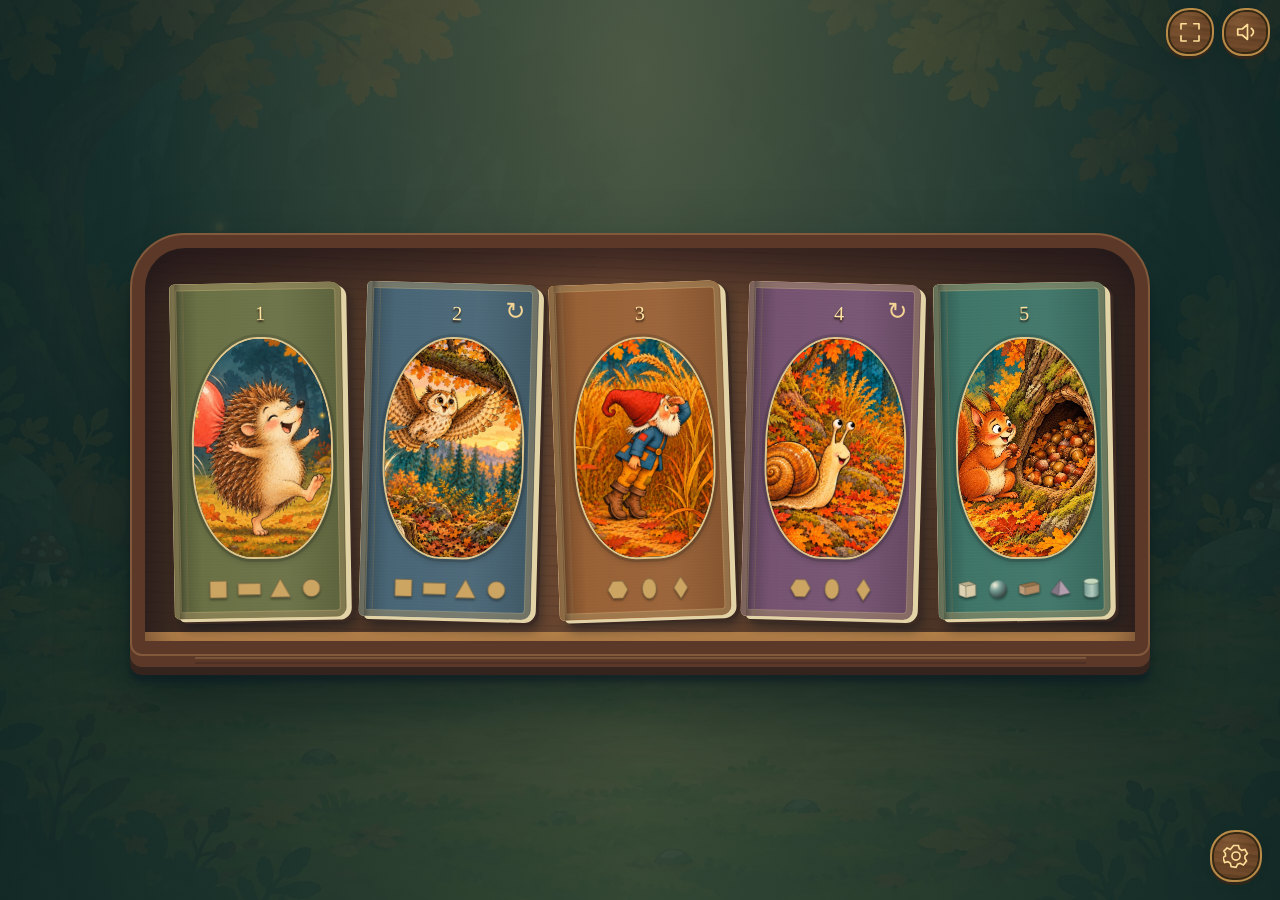
<file: index.html>
<!doctype html><html lang="nl"><head><meta charset="utf-8"><meta name="viewport" content="width=device-width,initial-scale=1,viewport-fit=cover"><meta name="apple-mobile-web-app-capable" content="yes"><meta name="apple-mobile-web-app-status-bar-style" content="black-translucent"><title>Vormenspel — Herfst in het heksenbos</title><link rel="stylesheet" href="vangen.css"><link rel="stylesheet" href="boekenplank.css?v=rustige-plank1"></head><body>
<header><span>Herfst in het heksenbos</span><div><button id="fullscreen" aria-label="Volledig scherm">⛶</button><button id="home" aria-label="Naar de boekenplank">⌂</button><button id="audio" aria-label="Geluid uitzetten">🔊</button><button id="pause" aria-label="Pauze">Ⅱ</button></div></header>
<main class="story-ready" id="field" tabindex="0" aria-label="Beweeg de heks met je muis, vinger of pijltjestoetsen"><div class="shade"></div><div id="air" aria-hidden="true"><i class="speed-line" style="--row:12%;--delay:0s;--duration:1.3s"></i><i class="speed-line" style="--row:22%;--delay:-0.43s;--duration:1.7000000000000002s"></i><i class="speed-line" style="--row:32%;--delay:-0.86s;--duration:2.1s"></i><i class="speed-line" style="--row:42%;--delay:-1.29s;--duration:1.3s"></i><i class="speed-line" style="--row:52%;--delay:-1.72s;--duration:1.7000000000000002s"></i><i class="speed-line" style="--row:62%;--delay:-2.15s;--duration:2.1s"></i><i class="speed-line" style="--row:72%;--delay:-2.58s;--duration:1.3s"></i><i class="speed-line" style="--row:82%;--delay:-3.01s;--duration:1.7000000000000002s"></i><i class="speed-line" style="--row:92%;--delay:-3.44s;--duration:2.1s"></i><div class="cloud cloud-one"></div><div class="cloud cloud-two"></div></div>
<div class="hud"><h1 id="question">Herfst in het heksenbos</h1><button id="repeat" aria-label="Herhaal de vraag">♫</button></div><div id="drops"></div>
<p id="feedback" aria-live="polite"></p>
<div id="falling"></div><div id="caught"></div><canvas id="pot-front" aria-hidden="true"></canvas><div id="catcher"><div class="body"></div><div class="leg left"></div><div class="leg right"></div></div>
<img id="flyer" src="webp/hazel-op-bezem.webp" alt="Hazel op haar bezem" hidden><div id="gates"></div><div id="gate-fronts" aria-hidden="true"></div><div id="fx" aria-hidden="true"></div>
<section id="start"><button id="play" aria-label="Start Egels verhaal">▶</button></section>
<section id="paused" class="panel" hidden><button id="resume" class="primary" aria-label="Verder spelen">▶</button></section>
<section id="finished" class="panel mission-complete" hidden><div class="completed-stars" aria-label="Beide dieren geholpen">✦ ✦</div><button id="again" aria-label="Speel Egels missie opnieuw"><img src="storyboard-egel/platen/09-egel-speelt.webp" alt="">↻</button><button id="replay-owl" aria-label="Speel Uils missie opnieuw"><img src="storyboard-uil/platen/09-uil-vliegt.webp" alt="">↻</button></section>
</main><script src="heks-beweging.js?v=rustige-plank1"></script><script src="spelregels.js"></script><script src="vormbeschrijvingen.js?v=blikje1"></script><script src="bladzijde.js"></script><script src="dienblad.js"></script><script src="muziek.js"></script><script src="stem.js"></script><script src="inleiding.js?v=eekhoorn-stem1"></script><script src="boekenplank.js?v=rustige-plank1"></script><script src="vangen.js?v=rustige-plank1"></script><script src="bediening.js?v=rustige-plank1"></script></body></html>
</file>
<file: vangen.css>
*{box-sizing:border-box}body{margin:0;background:#213d38;color:#fff1cb;font-family:'Trebuchet MS',sans-serif}button,a{touch-action:manipulation}button{font:inherit;cursor:pointer;color:inherit;border:1px solid #d9b87a66;border-radius:12px;background:#23453de8;padding:10px 16px}button:focus-visible,a:focus-visible{outline:3px solid #fff1b2;outline-offset:4px}button:hover{filter:brightness(1.15)}[hidden]{display:none!important}header{height:65px;max-width:1250px;margin:auto;padding:12px 20px;display:flex;align-items:center;justify-content:space-between}header>a{font:23px Georgia,serif;color:#fff0bf;text-decoration:none}header>div{display:flex;gap:8px}header button{width:44px;padding:8px;font-size:21px}#field{position:relative;overflow:hidden;width:min(1200px,100%);height:min(760px,calc(100svh - 100px));min-height:450px;margin:auto;background:url('webp/bos-achtergrond.webp') center/cover;border-radius:24px;box-shadow:0 16px 50px #051e2455;touch-action:none;isolation:isolate;outline:none}.shade{position:absolute;inset:0;background:linear-gradient(#102b3544,transparent 24%,transparent 70%,#14332135);pointer-events:none}.hud{position:absolute;left:22px;right:22px;top:16px;display:flex;align-items:center;justify-content:space-between;gap:15px;z-index:5}.hud h1{font:clamp(23px,3.3vw,40px) Georgia,serif;margin:0;text-align:center;text-shadow:0 2px 8px #143b40}.hud h1 strong{color:#ffd47e}.hud button{font-size:21px;min-width:44px;padding:8px}#drops{position:absolute;top:83px;left:50%;transform:translateX(-50%);display:flex;gap:12px;z-index:5}#drops i{width:13px;height:18px;border-radius:60% 60% 55% 55%;border:1px solid #e9d5a0;background:#23473c}#drops i.on{background:#f4d386;box-shadow:0 0 12px #ffc565}#feedback{position:absolute;top:112px;left:0;right:0;text-align:center;margin:0;z-index:5;color:#fff0c2;text-shadow:0 2px 6px #203e31;pointer-events:none}.witch{position:absolute;width:clamp(95px,15%,180px);height:36%;object-fit:contain;bottom:12%;left:1%;pointer-events:none;opacity:.95;z-index:0}#frog{position:absolute;width:clamp(70px,10%,125px);height:19%;object-fit:contain;bottom:11%;right:2%;pointer-events:none;z-index:3;transform-origin:50% 100%}#falling,#fx{position:absolute;inset:0;pointer-events:none}.ingredient{position:absolute;width:70px;height:70px;will-change:transform;filter:drop-shadow(0 4px 3px #172b3350)}.ingredient img{display:block;width:100%;height:100%}#catcher{position:absolute;width:160px;height:138px;left:0;top:0;will-change:transform;z-index:2;pointer-events:none}#catcher>img{width:100%;height:100%;object-fit:contain}.catch-glow{position:absolute;inset:2% 12% 55%;border-radius:50%;box-shadow:0 0 26px #e6e78388;pointer-events:none}#moveHint{position:absolute;bottom:12px;left:0;right:0;text-align:center;font-size:13px;color:#fff1c9;text-shadow:0 2px 5px #4d471b;pointer-events:none;z-index:4}.panel{position:absolute;inset:50% auto auto 50%;transform:translate(-50%,-50%);width:min(650px,90%);max-height:94%;overflow:auto;border:2px solid #ddc18a;box-shadow:0 10px 0 #705737,0 20px 60px #0c262999;background:linear-gradient(135deg,#fff1ce,#e1cca0);border-radius:24px;padding:32px;text-align:center;color:#304439;z-index:10}.panel h2{font:37px/1.13 Georgia,serif;margin:15px 0}.panel h2 em{font-weight:normal;color:#6e733e}.panel p{line-height:1.7;font-size:15px}.kicker{font-size:10px;letter-spacing:2px;color:#8b7148}.panel small{font-size:11px;color:#78765d}.levels{display:grid;grid-template-columns:repeat(3,1fr);gap:12px;margin:25px 0}.levels button{background:#fff2cf;color:#354d3b;border:1px solid #ad996d;box-shadow:0 4px 0 #b09864;font-size:13px;padding:17px 8px}.levels b{display:block;font-size:22px;margin-bottom:8px}.levels span{display:block;color:#9c7b46;margin-top:13px;font-size:25px}.panel>button{margin:8px;color:#334c38;background:#eee1bd}.panel>button.primary{background:#385b42;color:#fff1cc;padding:15px 23px}.finish-panel{top:37%;width:min(460px,90%)}.spark{position:absolute;width:22px;height:22px;animation:spark .9s forwards}.bottle{position:absolute;width:65px;height:85px;object-fit:contain;transition:transform .7s ease-in-out;z-index:6}.frog-jump{animation:frog-jump 1.5s ease-in-out}.frog-puff{animation:puff .6s ease-out}footer{max-width:1200px;margin:12px auto;font-size:11px;color:#c0c6a5;display:flex;justify-content:space-between;padding:0 15px}footer a{color:#e4cd94}@keyframes spark{to{transform:translate(var(--dx),var(--dy)) rotate(130deg);opacity:0}}@keyframes puff{50%{transform:scale(1.15,.96)}}@keyframes frog-jump{0%,100%{transform:translateY(0)}45%{transform:translate(-70px,-240px) rotate(-12deg)}70%{transform:translate(-35px,-130px) rotate(8deg)}}@media(max-width:600px){header{height:56px;padding:8px 14px}header>a{font-size:19px}#field{height:calc(100svh - 88px);border-radius:0;min-height:470px}.hud{left:12px;right:12px;top:14px;gap:8px}.hud h1{font-size:25px}.hud button{font-size:18px;min-width:36px;padding:7px}#drops{top:90px}#feedback{top:119px;font-size:13px}.panel{padding:23px}.panel h2{font-size:29px}.levels{gap:8px}.levels button{font-size:11px;padding:14px 4px}.levels span{font-size:20px;letter-spacing:0}.witch{width:82px;height:28%;left:-8px;bottom:10%}#frog{width:75px;right:0;bottom:10%}footer{font-size:9px;margin:8px auto}footer>a{display:none}.ingredient{width:62px;height:62px}#catcher{width:120px;height:104px}.kicker{font-size:8px;letter-spacing:1px}}@media(prefers-reduced-motion:reduce){.frog-jump,.frog-puff,.spark{animation:none}.bottle{transition:none}}
header>span{font:23px Georgia,serif}.hud{justify-content:center}.hud h1{font-size:clamp(24px,3vw,37px)}#catcher{width:200px;height:300px;filter:drop-shadow(0 5px 3px #26302a55)}#catcher .body,#catcher .leg{position:absolute;inset:0;background:url('webp/hazel-met-ketel.webp') center/100% 100% no-repeat}#catcher .body{clip-path:inset(0 0 23% 0)}#catcher .left{clip-path:polygon(0 77%,50% 77%,50% 100%,0 100%);transform-origin:40% 78%}#catcher .right{clip-path:polygon(50% 77%,100% 77%,100% 100%,50% 100%);transform-origin:62% 78%}.walking .left{animation:step .28s infinite alternate}.walking .right{animation:step .28s infinite alternate-reverse}.walking .body{animation:bob .28s infinite alternate}#frog{bottom:4%;width:110px}#flyer{position:absolute;left:4%;top:45%;width:clamp(150px,30%,320px);z-index:4;transition:top .45s,transform .7s;pointer-events:none}#flyer.through{transform:translateX(40vw) scale(.7)}#flyer.poof{transform:rotate(360deg)}#gates{position:absolute;inset:0;pointer-events:none}.gate{position:absolute;right:14%;width:110px;height:130px;border-radius:50%;border:8px solid #d9ad61;background:#345a4ebd;box-shadow:inset 0 0 20px #e9da7c,0 0 25px #ffe38666;pointer-events:auto;padding:15px;transition:filter .2s}.gate img{width:100%;height:100%}.flying{background-size:120% auto!important}.panel #play,.panel #again{border-radius:50%;width:85px;height:85px;font-size:35px;padding:8px;box-shadow:0 5px 0 #213e2a}.panel p{font-size:13px}#feedback:empty{display:none}@keyframes step{from{transform:rotate(-3deg) translateY(0)}to{transform:rotate(3deg) translateY(-4px)}}@keyframes bob{to{transform:translateY(-1px)}}@media(max-width:600px){header>span{font-size:18px}#catcher{width:150px;height:225px}.gate{right:15%;width:85px;height:100px;padding:9px;border-width:6px}#flyer{width:165px;left:0}#frog{width:72px}#field{min-height:440px}#drops{top:75px}}@media(prefers-reduced-motion:reduce){.walking .leg,.walking .body{animation:none}#flyer{transition:none}}
/* Layer order: witch, falling shapes, near rim, splashes, interface. */
#catcher{z-index:2;filter:none}#catcher canvas{position:absolute;max-width:none;pointer-events:none}#falling,#caught{position:absolute;inset:0;z-index:3;pointer-events:none}#pot-front{position:absolute;z-index:4;pointer-events:none}#fx{z-index:5}.hud,#drops,#feedback{z-index:7}.panel{z-index:10}#catcher .body,#catcher .leg{display:none}.ingredient{will-change:transform}#catcher.walking{animation:none}
/* Only accepted catches use the layer behind the near rim. Misses never do. */
#falling{z-index:5}#caught{z-index:3}#pot-front{z-index:4}#fx{z-index:6}
.flying .hud{align-items:flex-start}.flying .hud h1{font-size:clamp(19px,2.3vw,28px);line-height:1.25;max-width:850px}.flying #drops{top:auto;bottom:20px}
@media(max-width:600px){.flying .hud h1{font-size:18px}.flying .gate{margin-top:32px}}
/* Flight has its own moving sky and three vertical lanes. */
#air{display:none;position:absolute;inset:0;overflow:hidden;pointer-events:none}
#field.flying{background:radial-gradient(ellipse at 75% 20%,#536782 0,transparent 48%),linear-gradient(#182e50,#446278 64%,#94a7aa)!important;background-size:cover!important}
.flying #air{display:block}.flying .shade,.flying #frog{display:none}
.moon{position:absolute;right:12%;top:10%;width:75px;height:75px;background:#fff1ba;border-radius:50%;box-shadow:0 0 55px #fff5c522;opacity:.6}
.speed-line{position:absolute;left:100%;top:var(--row);width:90px;height:2px;border-radius:50%;background:linear-gradient(90deg,transparent,#e3e8dc80);animation:airflow var(--duration) linear var(--delay) infinite}
.cloud{position:absolute;width:260px;height:55px;border-radius:50%;background:#e5eee723;filter:blur(9px);left:100%;animation:airflow 15s linear infinite}
.cloud-one{top:36%;animation-delay:-8s}.cloud-two{top:81%;animation-duration:22s;animation-delay:-3s}
@keyframes airflow{to{left:-280px}}
.flying #flyer{width:clamp(145px,23vw,235px);height:auto;max-width:none;transform:translate(-50%,-50%) rotate(var(--bank,0deg));transition:none;z-index:4}
.flying #gates{z-index:3;will-change:transform}
.flying .gate{left:0;right:auto;transform:translate(-50%,-50%);margin:0;width:105px;height:135px;padding:18px;border-width:7px;pointer-events:none;box-shadow:inset 0 0 22px #ffd97866,0 0 26px #ffda7280}
.flying .gate img{object-fit:contain}
.broom-star{position:absolute;color:#ffe39a;font-style:normal;font-size:14px;animation:starwake 1s ease-out forwards}
@keyframes starwake{to{transform:translate(-130px,15px) scale(.2) rotate(-100deg);opacity:0}}
.flying #flyer.flight-poof{animation:flightbump .6s ease-out}
.flying #flyer.flight-success{filter:drop-shadow(0 0 10px #ffe595)}
@keyframes flightbump{25%{transform:translate(-50%,-50%) rotate(-22deg)}65%{transform:translate(-50%,-50%) rotate(12deg)}}
.is-paused #air *,.is-paused #flyer{animation-play-state:paused!important}
@media(max-width:600px){.flying .gate{width:85px;height:112px;padding:13px}.flying #flyer{width:150px}.flying .hud h1{font-size:20px}.moon{width:50px;height:50px}.speed-line{width:50px}}
@media(prefers-reduced-motion:reduce){.speed-line,.cloud,.broom-star{display:none}.flying #flyer.flight-poof{animation:none}}
header>span,footer{display:none}header{justify-content:flex-end}#field{height:calc(100svh - 75px);max-height:850px}
#intro{position:absolute;inset:0;z-index:8;pointer-events:none}#intro svg{width:100%;height:100%;display:block}
#skip-intro{position:absolute;right:18px;bottom:18px;font-size:25px;pointer-events:auto}
.story-ready .hud,.story-ready #drops,.story-ready #catcher,.story-ready #pot-front,.story-ready #frog,.story-ready #feedback{visibility:hidden}
#start{position:absolute;z-index:9;bottom:20px;left:50%;transform:translateX(-50%);background:none;border:0;padding:0}
#play{border-radius:50%;width:76px;height:76px;font-size:32px;background:#345443;border:3px solid #f3d795;box-shadow:0 5px 0 #233c30;color:#fff0bc}
.story-ready:not(.story-playing) #skip-intro{display:none}
#paused{z-index:12}
@media(max-width:600px){#field{height:calc(100svh - 60px)}#intro svg{width:160%;max-width:none;margin-left:-30%}#skip-intro{bottom:16px;right:12px}#play{width:68px;height:68px}}
#intro.storybook{pointer-events:auto;background:#1e3833;display:flex;align-items:center;justify-content:center;overflow:hidden}
.story-pages{position:relative;width:100%;aspect-ratio:3/2;max-height:calc(100% - 75px);overflow:hidden}
.story-page{position:absolute;inset:0;width:100%;height:100%;object-fit:contain;opacity:0;transition:opacity .4s;pointer-events:none;will-change:transform}
.story-page.visible{opacity:1}
.story-navigation{position:absolute;bottom:16px;left:50%;transform:translateX(-50%);display:flex;align-items:center;gap:18px}
.story-navigation button{font-size:27px;width:44px;height:44px;padding:0}.story-navigation button:disabled{opacity:.3}
.story-dots{display:flex;gap:8px}.story-dots i{display:block;width:8px;height:8px;border-radius:50%;background:#718876}.story-dots i.selected{background:#f9d886}
.story-ready:not(.story-playing) .story-navigation{display:none}.finish-panel h2{display:none}
@media(max-width:600px){.story-pages{width:100%;max-height:calc(100% - 90px)}.story-navigation{gap:8px;bottom:26px}.story-dots{gap:6px}#skip-intro{font-size:20px;padding:9px;right:10px}}
@media(prefers-reduced-motion:reduce){.story-page{transition:none}}
/* Still illustrations; only the outgoing page turns. */
.story-pages{perspective:1400px;background:#eddfbe}
.story-page{transition:none;will-change:auto}
.turning-sheet{position:absolute;inset:0;z-index:2;background:#ecdeba;backface-visibility:hidden;box-shadow:12px 0 28px #071d3655;will-change:transform}
.turning-sheet img{width:100%;height:100%;object-fit:contain;display:block}
.turning-sheet i{position:absolute;inset:0;pointer-events:none;background:linear-gradient(90deg,#473b1b26,transparent 12%,transparent 85%,#fff8df45);border-right:2px solid #eadbb7}
@media(prefers-reduced-motion:reduce){.turning-sheet{display:none}}
.story-pages{perspective:3000px}
.story-pages{perspective:none}
.paper-curl{position:absolute;inset:0;width:100%;height:100%;z-index:3;pointer-events:none}
.mission-complete{display:flex;flex-wrap:wrap;gap:16px;justify-content:center;background:#28453e!important;color:#f4d38a!important}
.completed-stars{width:100%;font-size:42px}.mission-complete>button{padding:0 0 8px!important;margin:0!important;width:44%;overflow:hidden;font-size:28px!important;background:#fff0c9!important}
.mission-complete button img{display:block;width:100%;aspect-ratio:3/2;object-fit:cover;margin-bottom:6px}
</file>
<file: boekenplank.css>
/* Five clothbound books in the witch's warm wooden bookcase. */
#bookshelf{position:absolute;inset:0;z-index:11;overflow:auto;background:radial-gradient(ellipse at 50% 8%,#bc995c3d,transparent 58%),linear-gradient(90deg,#102927eb,#294439d9 50%,#102927eb),url('webp/bos-achtergrond.webp') center/cover;display:flex;flex-direction:column;align-items:center;justify-content:center;padding:40px 5% 65px}
.on-shelf .hud,.on-shelf #drops,.on-shelf #frog,.on-shelf #intro,.on-shelf #catcher,.on-shelf #pot-front{visibility:hidden}
.shelf-crown{display:flex;align-items:center;gap:25px;color:#e5c581;margin-bottom:35px;filter:drop-shadow(0 3px 6px #0007)}
.shelf-crown svg{width:75px;height:60px}.shelf-crown span{font-size:20px}.shelf-moon{position:absolute;top:22px;right:35px;color:#d6c08b;font:55px Georgia;opacity:.5}
.bookcase{position:relative;display:grid;grid-template-columns:repeat(5,minmax(0,1fr));gap:19px;width:100%;max-width:1020px;padding:35px 27px 23px;border:15px solid #5b3828;border-bottom-width:26px;border-radius:55px 55px 12px 12px;background:repeating-linear-gradient(2deg,transparent 0 8px,#1a0e0a16 9px 10px),linear-gradient(90deg,#372820,#704b33 48%,#372820);box-shadow:inset 0 25px 40px #170e1599,inset 0 -9px 0 #b6824a,0 8px 0 #35241e,0 15px 5px #0d1c2499,0 35px 65px #04171999}
.bookcase:before{content:'';position:absolute;inset:-15px;border:2px solid #bb8a5566;border-radius:55px 55px 12px 12px;pointer-events:none}
.bookcase:after{content:'';position:absolute;bottom:-18px;left:5%;right:5%;height:2px;background:#d3a56844;box-shadow:0 5px #2d1b1b44}
.shelf-book{position:relative;display:block;padding:0;border:0;border-radius:5px 12px 12px 5px;height:clamp(205px,28vw,335px);background:#eee1b7;box-shadow:5px 3px 0 #e3d4a7,8px 5px 0 #3c2922,9px 10px 12px #0a131b88;transform:rotate(-1deg);transition:transform .25s,filter .25s;isolation:isolate}
.shelf-book:nth-child(even){transform:rotate(1.5deg)}.shelf-book:nth-child(3){transform:rotate(-2deg)}
.shelf-book:hover,.shelf-book:focus-visible{transform:translateY(-13px) rotate(0);filter:brightness(1.08)}
.book-cover,.closing-cover{position:absolute;inset:0;display:flex;flex-direction:column;align-items:center;border-radius:5px 10px 10px 5px;padding:19px 10px 14px 19px;background:repeating-linear-gradient(0deg,#ffffff04 0 1px,transparent 1px 3px),linear-gradient(90deg,#0004,transparent 16%,#ffffff08 65%,#0002),var(--cloth);border:1px solid #c49c6866;box-shadow:inset 0 0 0 5px #0002,inset 0 0 0 6px #e4c58a66}
.book-spine{position:absolute;z-index:2;left:5px;top:0;bottom:0;width:9px;border-right:1px solid #e0bf783b;background:linear-gradient(90deg,#0003,#ffffff0a);pointer-events:none}
.book-number{color:#ffe3a2;font:20px Georgia;text-shadow:0 2px 2px #27190e;line-height:1;margin-bottom:14px}
.cover-picture{display:flex;position:relative;align-items:center;justify-content:center;width:100%;flex:1;min-height:0;overflow:hidden;border:2px solid #dfc68d;border-radius:48% 48% 42% 42%;box-shadow:0 0 0 3px #191e202b,0 3px 6px #0003;background:#162f2d}
.cover-picture>img{width:100%;height:100%;object-fit:cover;object-position:70% 50%}
.shelf-book[data-book="1"] .cover-picture>img{object-position:60% 45%}
.book-shapes{display:flex;justify-content:center;align-items:center;gap:3px;width:100%;margin-top:16px;min-height:25px}.book-shapes img{width:20%;max-height:28px;filter:drop-shadow(0 2px 1px #0005)}
.shape-emblem{background:radial-gradient(#edc56833,transparent),#1f343344}.shape-emblem>img{width:70%;height:70%;object-fit:contain;filter:drop-shadow(0 5px 5px #0004)}.shape-emblem i{position:absolute;color:#fbe7b1;top:12%;left:12%;font-size:20px}.shape-emblem i:last-child{top:auto;left:auto;bottom:13%;right:12%}
.turn-symbol{position:absolute;right:12px;top:12px;font-size:24px;color:#f4d493}
.book-seal{display:none;position:absolute;right:-9px;bottom:32px;background:#dbad50;color:#fff1b7;border:3px double #fff0b0;border-radius:50%;width:36px;height:36px;align-items:center;justify-content:center;font-size:23px;box-shadow:0 3px 5px #23191077}.completed .book-seal{display:flex}
.shelf-leaves{font:80px Georgia;color:#ae9253;position:absolute;bottom:0;left:6%;opacity:.6;transform:rotate(-15deg)}
.closing-book{position:absolute;z-index:15;left:38%;top:18%;width:36%;height:65%;max-height:510px;perspective:1400px;transform-origin:0 0;filter:drop-shadow(0 18px 28px #07191b88)}
.closing-pages{position:absolute;inset:0;background:#ecddb4;padding:8px;border-radius:4px 12px 12px 4px;box-shadow:5px 3px #d1c198,8px 6px #47352d;overflow:hidden}.closing-pages>img{width:100%;height:100%;object-fit:cover}.closing-cover{transform-origin:left center;backface-visibility:hidden;padding:25px}.closing-cover .cover-picture{width:100%;height:65%}.closing-star{font-size:42px;color:#f8d27a;margin-top:20px}
#home{font-size:22px}.on-shelf~footer{display:none}
#gate-fronts{position:absolute;inset:0;z-index:5;pointer-events:none;will-change:transform}
.flying .gate-front{background:transparent;box-shadow:inset -3px 0 3px #fff6bc,3px 0 10px #f7d77477;border-color:#f1ca78;clip-path:inset(-10px -16px -10px 50%);padding:0}
.flying .gate{background:radial-gradient(ellipse,#f9dd8a0a,#d4c67a14);pointer-events:none}
.flying .gate-front{background:none;box-shadow:none;filter:drop-shadow(2px 0 2px #ffeab577)}
@media(max-width:700px){
 #bookshelf{padding:20px 6% 35px;justify-content:center}.shelf-crown{margin-bottom:15px;gap:16px}.shelf-crown svg{width:48px;height:38px}.shelf-moon{font-size:36px;right:20px;top:12px}
 .bookcase{grid-template-columns:repeat(3,minmax(0,1fr));gap:30px 15px;padding:22px 16px 18px;border-width:10px;border-bottom-width:18px;border-radius:30px 30px 8px 8px;background:linear-gradient(transparent 48%,#af7c44 48%,#5b3828 51%,#2c201c 52%,transparent 55%),repeating-linear-gradient(2deg,transparent 0 8px,#1a0e0a16 9px 10px),#64452f}
 .bookcase:before{inset:-10px;border-radius:30px 30px 8px 8px}.shelf-book{height:clamp(145px,27svh,225px)}.book-cover{padding:12px 7px 10px 12px}.book-number{font-size:16px;margin-bottom:9px}.book-shapes{margin-top:10px;gap:1px;min-height:17px}.book-shapes img{max-height:20px}.turn-symbol{font-size:19px;right:8px;top:9px}.book-seal{width:28px;height:28px;font-size:18px;bottom:25px}.closing-book{left:25%;top:24%;width:54%;height:48%}.shelf-leaves{display:none}
}
@media(max-height:580px) and (min-width:701px){#bookshelf{padding-top:12px;padding-bottom:30px}.shelf-crown{margin-bottom:8px}.shelf-crown svg{height:35px}.shelf-book{height:220px}.bookcase{padding-top:20px}}
@media(prefers-reduced-motion:reduce){.shelf-book{transition:none}}

/* Touch layouts: tablet in either orientation and classroom displays. */
body{overscroll-behavior:none;padding-top:env(safe-area-inset-top);padding-left:env(safe-area-inset-left);padding-right:env(safe-area-inset-right)}
header{max-width:none;height:64px;padding:8px 16px}header button{min-width:48px;min-height:48px;padding:8px}
#field{width:calc(100% - 24px);height:calc(100svh - 76px - env(safe-area-inset-top) - env(safe-area-inset-bottom));max-height:none;--ingredient-size:70px}
#catcher{width:clamp(150px,24svh,300px);height:clamp(225px,36svh,450px)}
.ingredient{width:var(--ingredient-size);height:var(--ingredient-size)}
.story-navigation button,#skip-intro,.hud button{min-width:48px;min-height:48px}
.story-navigation{bottom:18px}.hud{top:18px}
.screen-fit #field{width:100%;border-radius:0}
:fullscreen #field{width:100%;border-radius:0}
@media(min-width:701px) and (min-height:950px){.bookcase{max-width:1380px;gap:25px;padding-top:45px}.shelf-book{height:clamp(320px,36svh,460px)}.shelf-crown{margin-bottom:45px}.book-number{font-size:26px}.book-shapes img{max-height:36px}.book-cover{padding:25px 15px 20px 23px}}
@media(min-width:701px) and (max-width:950px) and (orientation:portrait){.bookcase{grid-template-columns:repeat(3,minmax(0,1fr));gap:40px 25px;background:linear-gradient(transparent 48%,#af7c44 48%,#5b3828 51%,#2c201c 52%,transparent 55%),#64452f}.shelf-book{height:clamp(225px,28svh,320px)}.shelf-crown{margin-bottom:28px}}
@media(min-width:1600px){
 #field{--ingredient-size:clamp(86px,6.5svh,140px)}
 .hud h1{font-size:clamp(37px,3svh,64px)}.flying .hud h1{font-size:clamp(30px,2.8svh,58px)}
 .flying #flyer{width:clamp(235px,25svh,440px)}
 .flying .gate{width:clamp(115px,13svh,220px);height:clamp(150px,17svh,285px);border-width:10px;padding:22px}.flying .gate-front{padding:0}
 .bookcase{max-width:75vw}.shelf-book{height:clamp(360px,40svh,700px)}.book-shapes img{max-height:55px}
 #drops{top:105px}#drops i{width:20px;height:27px}.story-navigation button,#skip-intro{min-width:64px;min-height:64px;font-size:36px}.story-navigation{gap:28px}.story-pages{max-height:calc(100% - 100px)}
}
@media(max-width:600px){#field{width:100%;height:calc(100svh - 64px - env(safe-area-inset-top) - env(safe-area-inset-bottom));--ingredient-size:62px;border-radius:0}.story-navigation{gap:5px;left:43%}.story-dots{gap:4px}.story-dots i{width:6px;height:6px}.hud h1{font-size:24px}#catcher{width:150px;height:225px}}
@media(hover:none){.shelf-book:hover{transform:rotate(-1deg);filter:none}.shelf-book:nth-child(even):hover{transform:rotate(1.5deg)}button:hover{filter:none}}
/* Both halves belong to the same golden hoop, with room around the witch. */
.flying .gate{width:138px;height:180px;border-color:#e8bd6c;box-shadow:none;filter:none;padding:28px}
.flying .gate-front{padding:0;border-color:#e8bd6c;box-shadow:none;filter:none;background:none}
@media(max-width:600px){.flying .gate{width:110px;height:145px;padding:22px}.flying .gate-front{padding:0}}
@media(min-width:1600px){.flying .gate{width:clamp(150px,17svh,285px);height:clamp(195px,22svh,370px);padding:32px}.flying .gate-front{padding:0}}
#intro.storybook{will-change:opacity}



[data-book="2"] .cover-picture img{object-position:28% 50%}
[data-book="3"] .cover-picture img{object-position:25% 65%}

.story-pour{position:absolute;inset:0;width:100%;height:100%;object-fit:contain;pointer-events:none;z-index:1}
.paper-curl{z-index:2}
.story-navigation,#skip-intro{z-index:4}

/* Brief, wordless reinforcement of the spoken answer. */
.answer-pop{position:absolute;z-index:7;left:50%;top:48%;width:clamp(170px,26vmin,310px);aspect-ratio:1;pointer-events:none;display:grid;place-items:center;isolation:isolate;animation:answer-pop 1.45s both;filter:drop-shadow(0 8px 15px #16332c77)}
.answer-pop img{width:100%;height:100%;object-fit:contain}
.is-paused .answer-pop{animation-play-state:paused!important}
@keyframes answer-pop{0%{opacity:0;transform:translate(-50%,-40%) scale(.15) rotate(-12deg)}22%{opacity:1;transform:translate(-50%,-50%) scale(1.12) rotate(4deg)}36%{transform:translate(-50%,-50%) scale(1) rotate(0)}75%{opacity:1;transform:translate(-50%,-50%) scale(1)}100%{opacity:0;transform:translate(-50%,-67%) scale(.35) rotate(8deg)}}
@media(prefers-reduced-motion:reduce){.answer-pop{animation:answer-fade 1.45s both;transform:translate(-50%,-50%)}@keyframes answer-fade{0%,100%{opacity:0}15%,80%{opacity:1}}}

/* Keep flight movement on composited transforms, without animated layout. */
.flying #flyer{left:0;top:0;will-change:transform;transform:translate3d(var(--fly-x,0px),var(--fly-y,0px),0) translate(-50%,-50%) rotate(var(--bank,0deg))}
@keyframes flightbump{0%,100%{transform:translate3d(var(--fly-x),var(--fly-y),0) translate(-50%,-50%) rotate(var(--bank,0deg))}40%{transform:translate3d(var(--fly-x),var(--fly-y),0) translate(-50%,-50%) rotate(-18deg)}}
@keyframes airflow{to{transform:translate3d(calc(-1 * var(--air-travel,1500px)),0,0)}}
.speed-line,.cloud{will-change:transform}
@media(pointer:coarse){.cloud{filter:none;background:radial-gradient(ellipse,#e5eee720,transparent 70%)}.ingredient{filter:none}}

/* Fill the available viewport, including compact landscape iPad windows. */
html,body{width:100%;height:100%;margin:0;overflow:hidden}body{padding:0}
#field,.screen-fit #field,:fullscreen #field{position:fixed;inset:0;width:100%;height:100svh;height:100dvh;min-height:0;max-height:none;margin:0;border-radius:0;box-shadow:none}
header{position:fixed;z-index:30;inset:max(8px,env(safe-area-inset-top)) max(10px,env(safe-area-inset-right)) auto auto;width:auto;height:auto;padding:0;pointer-events:none}header>span{display:none}header>div{gap:8px;pointer-events:auto}
header button,.hud #repeat{display:grid;place-items:center;width:48px;height:48px;min-width:48px;min-height:48px;padding:10px;color:#ffdf99;border:2px solid #b98b48;border-radius:48% 44% 47% 43%;background:radial-gradient(ellipse at 33% 22%,#aa794a55,transparent 55%),repeating-linear-gradient(6deg,#6b4528 0 4px,#624023 5px 7px,#704a2b 8px 11px);box-shadow:inset 0 0 0 2px #362914,0 3px 0 #30271a,0 4px 6px #152b2644}
header button svg,.hud #repeat svg{width:100%;height:100%;filter:none}header button.control-off{color:#c1ac86;background:#4c3d2a}
.hud{top:72px;left:20px;right:20px}.hud h1{font-size:clamp(22px,3vw,36px)}.flying .hud h1{font-size:clamp(18px,2.3vw,28px)}#drops{top:128px}.flying #drops{top:auto;bottom:9px}
.flying .gate{width:var(--ring-w);height:var(--ring-h);padding:var(--ring-pad);border-width:clamp(4px,1vh,7px)}.flying .gate-front{padding:0}.flying #flyer{width:var(--flight-size)}
#bookshelf{padding-top:70px}.story-navigation{bottom:14px}
@media(max-height:520px){header button{width:44px;height:44px;min-width:44px;min-height:44px;padding:9px}.hud{top:61px}.flying .hud h1{font-size:18px;line-height:1.18}.hud #repeat{width:42px;height:42px;min-width:42px;min-height:42px}.story-pages{max-height:calc(100% - 56px)}.story-navigation button,#skip-intro{min-height:44px;height:44px;padding:4px 12px}.shelf-crown{display:none}#bookshelf{padding-top:65px;padding-bottom:28px}.shelf-book{height:clamp(160px,62svh,270px)}.bookcase{padding-top:12px}}

/* Quiet shelf and shared wooden controls. */
#bookshelf{padding:70px 5% 70px;justify-content:center}
.wood-control,#paused #resume{display:grid;place-items:center;color:#ffdf99;border:2px solid #b98b48;border-radius:48% 44% 47% 43%;background:radial-gradient(ellipse at 33% 22%,#aa794a55,transparent 55%),repeating-linear-gradient(6deg,#6b4528 0 4px,#624023 5px 7px,#704a2b 8px 11px);box-shadow:inset 0 0 0 2px #362914,0 3px 0 #30271a,0 4px 6px #152b2644}
.wood-control{width:52px;height:52px;padding:11px}.wood-control svg,#resume svg{width:100%;height:100%}
#teacher-settings{position:absolute;right:max(18px,env(safe-area-inset-right));bottom:max(18px,env(safe-area-inset-bottom))}
#paused{position:absolute;inset:0;transform:none;width:100%;height:100%;max-height:none;padding:0;margin:0;border:0;border-radius:0;box-shadow:none;background:#0c242d66;display:grid;place-items:center;overflow:hidden;z-index:25}
#paused #resume{width:112px;height:112px;padding:30px;margin:0;border-width:3px;box-shadow:inset 0 0 0 3px #362914,0 6px 0 #30271a,0 12px 28px #071f2988}
#teacher-dialog{width:min(470px,calc(100% - 32px));max-height:calc(100dvh - 36px);padding:24px;color:#ffedc4;background:linear-gradient(135deg,#65472e,#372c24);border:3px solid #b98b48;border-radius:22px;box-shadow:0 12px 40px #0008}
#teacher-dialog::backdrop{background:#0c242dab}#teacher-dialog h2{font:26px Georgia;margin:0 0 12px}#teacher-dialog p{line-height:1.5;font-size:15px}.teacher-books{display:grid;gap:8px}.teacher-books label{display:flex;align-items:center;gap:12px;min-height:48px;padding:8px 10px;border-radius:10px;background:#fff1bf0c;cursor:pointer}.teacher-books input{width:24px;height:24px;accent-color:#d6b265;flex-shrink:0}.device-note{opacity:.7}.teacher-close{color:#ffedc4;background:#655031;border:2px solid #b98b48;min-height:48px;padding:10px 28px}
[hidden]{display:none!important}
@media(max-height:520px){#bookshelf{padding:58px 5%}.shelf-book{height:clamp(145px,52svh,230px)}.bookcase{padding-top:12px;padding-bottom:12px}}
</file>
